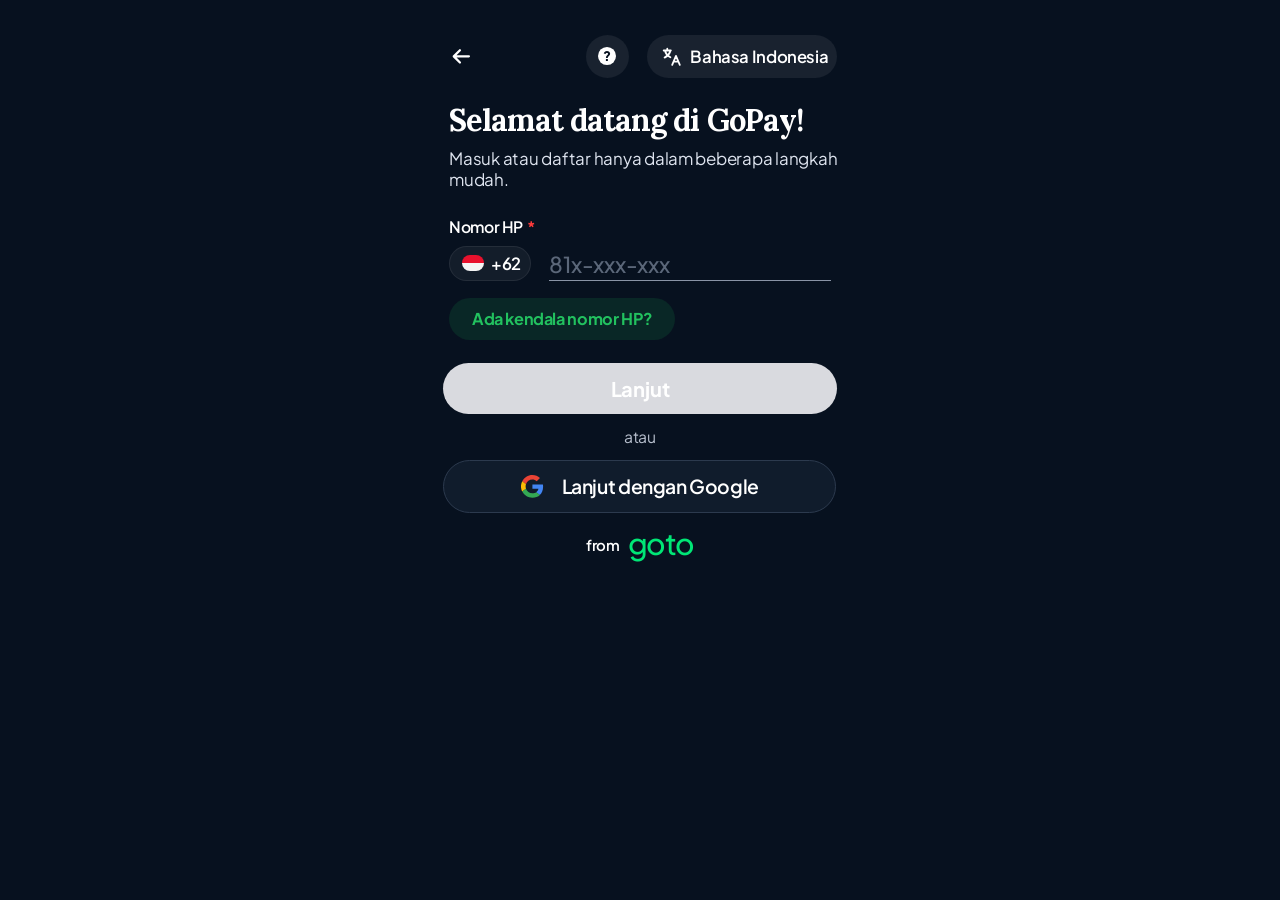
<file: masuk.html>
<!DOCTYPE html>
<html lang="id">
<head>
<meta charset="utf-8">
<meta name="viewport" content="width=device-width, initial-scale=1, minimum-scale=1, maximum-scale=1, user-scalable=no, viewport-fit=cover, interactive-widget=resizes-content">
<meta name="mobile-web-app-capable" content="yes">
<meta name="apple-mobile-web-app-capable" content="yes">
<meta name="apple-mobile-web-app-status-bar-style" content="black-translucent">
<meta name="format-detection" content="telephone=no">
<meta name="theme-color" content="#000000">
<title>Selamat datang di GoPay</title>
<link rel="preconnect" href="https://fonts.googleapis.com"><link rel="preconnect" href="https://fonts.gstatic.com" crossorigin>
<link rel="stylesheet" href="https://fonts.googleapis.com/css2?family=Plus+Jakarta+Sans:wght@500;600;700;800&display=swap" media="print" onload="this.media='all'"><link rel="stylesheet" href="https://fonts.googleapis.com/css2?family=Young+Serif&display=swap" media="print" onload="this.media='all'">
<link rel="manifest" href="manifest.webmanifest">
<link rel="icon" type="image/png" sizes="32x32" href="icons/favicon-32.png">
<link rel="apple-touch-icon" href="icons/apple-touch-icon.png">
<link rel="apple-touch-startup-image" media="(device-width: 440px) and (device-height: 956px) and (-webkit-device-pixel-ratio: 3) and (orientation: portrait)" href="icons/splash/s-1320x2868.png">
<link rel="apple-touch-startup-image" media="(device-width: 402px) and (device-height: 874px) and (-webkit-device-pixel-ratio: 3) and (orientation: portrait)" href="icons/splash/s-1206x2622.png">
<link rel="apple-touch-startup-image" media="(device-width: 430px) and (device-height: 932px) and (-webkit-device-pixel-ratio: 3) and (orientation: portrait)" href="icons/splash/s-1290x2796.png">
<link rel="apple-touch-startup-image" media="(device-width: 393px) and (device-height: 852px) and (-webkit-device-pixel-ratio: 3) and (orientation: portrait)" href="icons/splash/s-1179x2556.png">
<link rel="apple-touch-startup-image" media="(device-width: 428px) and (device-height: 926px) and (-webkit-device-pixel-ratio: 3) and (orientation: portrait)" href="icons/splash/s-1284x2778.png">
<link rel="apple-touch-startup-image" media="(device-width: 390px) and (device-height: 844px) and (-webkit-device-pixel-ratio: 3) and (orientation: portrait)" href="icons/splash/s-1170x2532.png">
<link rel="apple-touch-startup-image" media="(device-width: 375px) and (device-height: 812px) and (-webkit-device-pixel-ratio: 3) and (orientation: portrait)" href="icons/splash/s-1125x2436.png">
<link rel="apple-touch-startup-image" media="(device-width: 414px) and (device-height: 896px) and (-webkit-device-pixel-ratio: 3) and (orientation: portrait)" href="icons/splash/s-1242x2688.png">
<link rel="apple-touch-startup-image" media="(device-width: 414px) and (device-height: 896px) and (-webkit-device-pixel-ratio: 2) and (orientation: portrait)" href="icons/splash/s-828x1792.png">
<link rel="apple-touch-startup-image" media="(device-width: 375px) and (device-height: 667px) and (-webkit-device-pixel-ratio: 2) and (orientation: portrait)" href="icons/splash/s-750x1334.png">
<link rel="apple-touch-startup-image" media="(device-width: 820px) and (device-height: 1180px) and (-webkit-device-pixel-ratio: 2) and (orientation: portrait)" href="icons/splash/s-1640x2360.png">
<link rel="apple-touch-startup-image" media="(device-width: 834px) and (device-height: 1194px) and (-webkit-device-pixel-ratio: 2) and (orientation: portrait)" href="icons/splash/s-1668x2388.png">
<link rel="apple-touch-startup-image" media="(device-width: 1024px) and (device-height: 1366px) and (-webkit-device-pixel-ratio: 2) and (orientation: portrait)" href="icons/splash/s-2048x2732.png">
<meta name="application-name" content="GoPay">
<meta name="apple-mobile-web-app-title" content="GoPay">
<link rel="preload" href="css/shared.css" as="style">
<link rel="stylesheet" href="css/shared.css">
<link rel="stylesheet" href="css/masuk.css">
</head>
<body class="mk hp" data-tab="Masuk" data-p="hp">
<script>try{document.documentElement.style.background="#07111f"}catch(e){}</script>
<div class="app" id="app"><div id="ui"><script>/* skala 360dp diterapkan sebelum paint pertama agar nav tidak melompat saat core.js selesai dimuat */(function(){try{var a=document.getElementById('app'),u=document.getElementById('ui');if(!a||!u)return;document.documentElement.style.setProperty('--app-h',Math.round(window.innerHeight)+'px');var w=a.clientWidth,h=a.clientHeight;if(!w||!h)return;var k=w/360;if('zoom' in document.documentElement.style){u.style.zoom=k}else{u.style.transformOrigin='0 0';u.style.transform='scale('+k+')'}u.style.setProperty('--k',k);}catch(e){}})();</script>
<button class="ab back" id="hp-back" aria-label="Kembali"><svg viewBox="0 0 24 24" fill="none" stroke="#fff" stroke-width="2.4" stroke-linecap="round" stroke-linejoin="round"><path d="M20 12H4M10.5 5.5L4 12l6.5 6.5"/></svg></button>
<button class="ab abtn" data-t="Bantuan" aria-label="Bantuan"><span class="qm">?</span></button>
<button class="ab lang" data-t="Pilihan bahasa" aria-label="Bahasa"><svg viewBox="0 0 24 24" fill="none" stroke="#fff" stroke-width="2" stroke-linecap="round" stroke-linejoin="round"><path d="M3 5h8M7 3v2M4.5 5c.6 3.6 3 6 6 7.5M10.5 5c-.6 3.6-3 6-6.5 8"/><path d="M12.5 21l4.2-10 4.3 10M14 17.5h5.5"/></svg><span>Bahasa Indonesia</span></button>
<h1>Selamat datang di GoPay!</h1>
<p class="sub">Masuk atau daftar hanya dalam beberapa langkah<br>mudah.</p>
<label class="txt lbl" for="hp">Nomor HP<b>*</b></label>
<div class="cc"><span class="fl"><i></i><i></i></span><span>+62</span></div>
<input class="num" id="hp" type="tel" inputmode="numeric" autocomplete="tel-national" maxlength="13" placeholder="81x-xxx-xxx" aria-label="Nomor HP">
<button class="pill-link kendala" data-t="Bantuan nomor HP">Ada kendala nomor HP?</button>
<button class="cta off" id="hp-lanjut" aria-disabled="true">Lanjut</button>
<div class="txt atau">atau</div>
<button class="gbtn" data-t="Masuk dengan Google"><svg viewBox="0 0 48 48" aria-hidden="true"><path fill="#EA4335" d="M24 9.5c3.5 0 6.6 1.2 9.1 3.6l6.8-6.8C35.8 2.4 30.3 0 24 0 14.6 0 6.5 5.4 2.6 13.2l7.9 6.1C12.4 13.6 17.7 9.5 24 9.5z"/><path fill="#4285F4" d="M46.5 24.5c0-1.6-.1-3.1-.4-4.5H24v9h12.7c-.6 3-2.3 5.5-4.8 7.2l7.6 5.9c4.4-4.1 7-10.1 7-17.6z"/><path fill="#FBBC05" d="M10.5 28.7a14.5 14.5 0 0 1 0-9.4l-7.9-6.1a24 24 0 0 0 0 21.6l7.9-6.1z"/><path fill="#34A853" d="M24 48c6.5 0 11.9-2.1 15.9-5.8l-7.6-5.9c-2.1 1.4-4.9 2.3-8.3 2.3-6.3 0-11.6-4.1-13.5-9.8l-7.9 6.1C6.5 42.6 14.6 48 24 48z"/></svg><span>Lanjut dengan Google</span></button>
<div class="from"><span>from</span><b>goto</b></div>

<div class="toast" id="toast"></div>
</div></div>

<script src="js/config.js"></script>
<script src="js/core.js"></script>
<script src="js/masuk.js"></script>
<script src="update.js"></script>
</body>
</html>
</file>
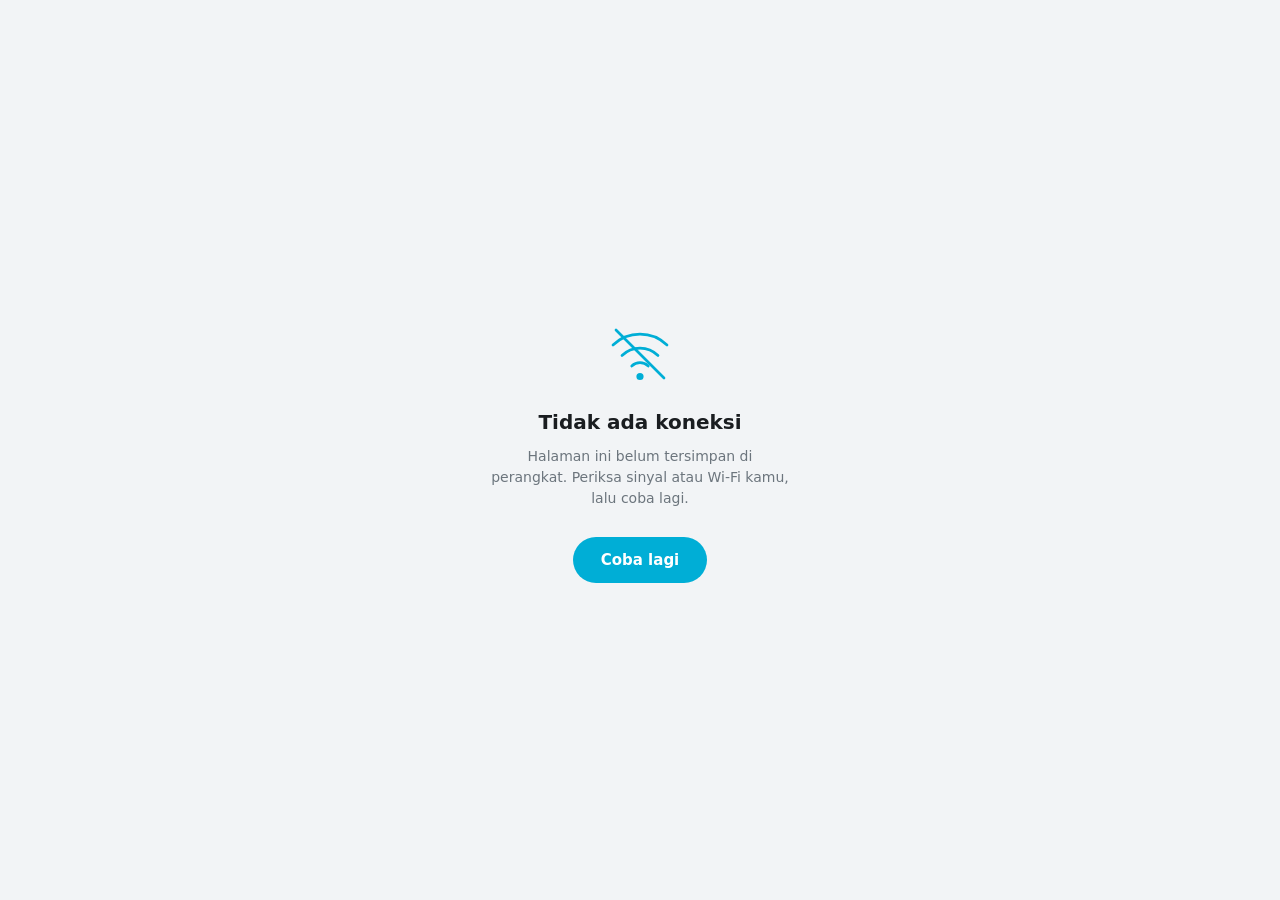
<file: offline.html>
<!DOCTYPE html>
<html lang="id">
<head>
<meta charset="utf-8">
<meta name="viewport" content="width=device-width, initial-scale=1, viewport-fit=cover">
<meta name="theme-color" content="#000000">
<title>Tidak ada koneksi</title>
<style>
:root{color-scheme:dark light;--bg:#131517;--fg:#fff;--mut:#9aa3aa;--blue:#00aed6}
@media (prefers-color-scheme:light){:root{--bg:#f2f4f6;--fg:#1a1d20;--mut:#6c757d}}
*{box-sizing:border-box;margin:0}
html,body{height:100%;background:var(--bg);color:var(--fg);font-family:system-ui,-apple-system,"Segoe UI",Roboto,sans-serif}
main{min-height:100%;display:flex;flex-direction:column;align-items:center;justify-content:center;gap:12px;padding:32px 28px calc(32px + env(safe-area-inset-bottom));text-align:center}
svg{width:72px;height:72px;stroke:var(--blue);fill:none;stroke-width:1.8;stroke-linecap:round;stroke-linejoin:round;margin-bottom:8px}
h1{font-size:20px;font-weight:700}
p{font-size:14px;line-height:1.5;color:var(--mut);max-width:300px}
button{margin-top:16px;height:46px;padding:0 28px;border:0;border-radius:23px;background:var(--blue);color:#fff;font:inherit;font-weight:700;font-size:15px}
button:active{opacity:.85}
body::after{content:"";position:fixed;left:0;right:0;bottom:0;height:env(safe-area-inset-bottom,0px);background:#000;pointer-events:none}
</style>
</head>
<body>
<main>
<svg viewBox="0 0 48 48" aria-hidden="true"><path d="M6 18a26 26 0 0 1 36 0M12 25a17 17 0 0 1 24 0M18.500 32a8 8 0 0 1 11 0"/><circle cx="24" cy="39" r="1.500" fill="var(--blue)"/><path d="M8 8l32 32"/></svg>
<h1>Tidak ada koneksi</h1>
<p>Halaman ini belum tersimpan di perangkat. Periksa sinyal atau Wi-Fi kamu, lalu coba lagi.</p>
<button id="r">Coba lagi</button>
</main>
<script>
document.getElementById('r').onclick=function(){location.reload()};
addEventListener('online',function(){location.reload()});
</script>
</body>
</html>
</file>
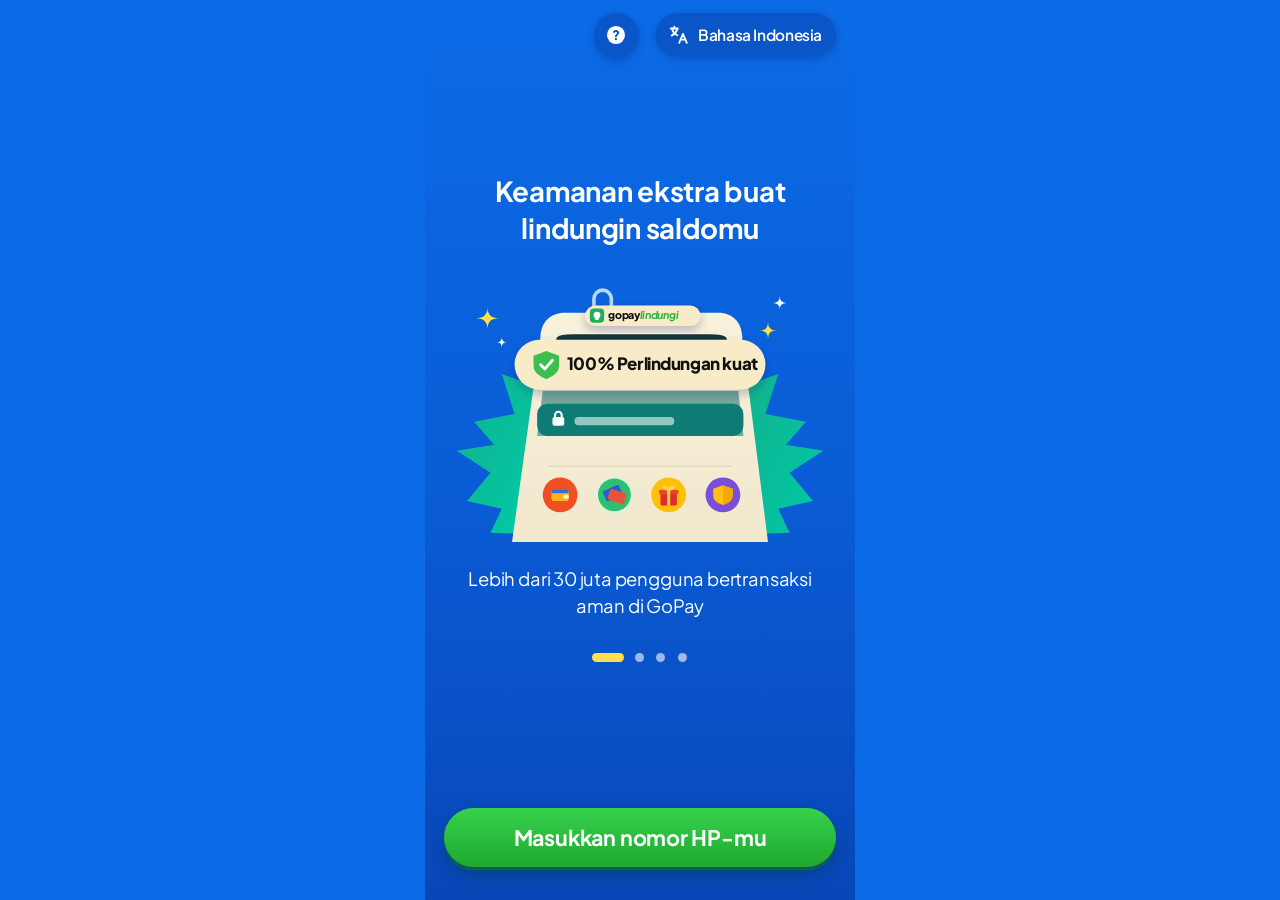
<file: onboarding.html>
<!DOCTYPE html>
<html lang="id">
<head>
<meta charset="utf-8">
<meta name="viewport" content="width=device-width, initial-scale=1, minimum-scale=1, maximum-scale=1, user-scalable=no, viewport-fit=cover, interactive-widget=resizes-content">
<meta name="mobile-web-app-capable" content="yes">
<meta name="apple-mobile-web-app-capable" content="yes">
<meta name="apple-mobile-web-app-status-bar-style" content="black-translucent">
<meta name="format-detection" content="telephone=no">
<meta name="theme-color" content="#000000">
<title>GoPay</title>
<link rel="preconnect" href="https://fonts.googleapis.com"><link rel="preconnect" href="https://fonts.gstatic.com" crossorigin>
<link rel="stylesheet" href="https://fonts.googleapis.com/css2?family=Plus+Jakarta+Sans:wght@500;600;700;800&display=swap" media="print" onload="this.media='all'"><link rel="stylesheet" href="https://fonts.googleapis.com/css2?family=Young+Serif&display=swap" media="print" onload="this.media='all'">
<link rel="manifest" href="manifest.webmanifest">
<link rel="icon" type="image/png" sizes="32x32" href="icons/favicon-32.png">
<link rel="apple-touch-icon" href="icons/apple-touch-icon.png">
<link rel="apple-touch-startup-image" media="(device-width: 440px) and (device-height: 956px) and (-webkit-device-pixel-ratio: 3) and (orientation: portrait)" href="icons/splash/s-1320x2868.png">
<link rel="apple-touch-startup-image" media="(device-width: 402px) and (device-height: 874px) and (-webkit-device-pixel-ratio: 3) and (orientation: portrait)" href="icons/splash/s-1206x2622.png">
<link rel="apple-touch-startup-image" media="(device-width: 430px) and (device-height: 932px) and (-webkit-device-pixel-ratio: 3) and (orientation: portrait)" href="icons/splash/s-1290x2796.png">
<link rel="apple-touch-startup-image" media="(device-width: 393px) and (device-height: 852px) and (-webkit-device-pixel-ratio: 3) and (orientation: portrait)" href="icons/splash/s-1179x2556.png">
<link rel="apple-touch-startup-image" media="(device-width: 428px) and (device-height: 926px) and (-webkit-device-pixel-ratio: 3) and (orientation: portrait)" href="icons/splash/s-1284x2778.png">
<link rel="apple-touch-startup-image" media="(device-width: 390px) and (device-height: 844px) and (-webkit-device-pixel-ratio: 3) and (orientation: portrait)" href="icons/splash/s-1170x2532.png">
<link rel="apple-touch-startup-image" media="(device-width: 375px) and (device-height: 812px) and (-webkit-device-pixel-ratio: 3) and (orientation: portrait)" href="icons/splash/s-1125x2436.png">
<link rel="apple-touch-startup-image" media="(device-width: 414px) and (device-height: 896px) and (-webkit-device-pixel-ratio: 3) and (orientation: portrait)" href="icons/splash/s-1242x2688.png">
<link rel="apple-touch-startup-image" media="(device-width: 414px) and (device-height: 896px) and (-webkit-device-pixel-ratio: 2) and (orientation: portrait)" href="icons/splash/s-828x1792.png">
<link rel="apple-touch-startup-image" media="(device-width: 375px) and (device-height: 667px) and (-webkit-device-pixel-ratio: 2) and (orientation: portrait)" href="icons/splash/s-750x1334.png">
<link rel="apple-touch-startup-image" media="(device-width: 820px) and (device-height: 1180px) and (-webkit-device-pixel-ratio: 2) and (orientation: portrait)" href="icons/splash/s-1640x2360.png">
<link rel="apple-touch-startup-image" media="(device-width: 834px) and (device-height: 1194px) and (-webkit-device-pixel-ratio: 2) and (orientation: portrait)" href="icons/splash/s-1668x2388.png">
<link rel="apple-touch-startup-image" media="(device-width: 1024px) and (device-height: 1366px) and (-webkit-device-pixel-ratio: 2) and (orientation: portrait)" href="icons/splash/s-2048x2732.png">
<meta name="application-name" content="GoPay">
<meta name="apple-mobile-web-app-title" content="GoPay">
<link rel="preload" href="css/shared.css" as="style">
<link rel="stylesheet" href="css/shared.css">
<link rel="stylesheet" href="css/masuk.css">
</head>
<body class="mk onb" data-tab="Masuk" data-p="onb">
<script>try{document.documentElement.style.background="#0b6be6"}catch(e){}</script>
<div class="app" id="app"><div id="ui"><script>/* skala 360dp diterapkan sebelum paint pertama agar nav tidak melompat saat core.js selesai dimuat */(function(){try{var a=document.getElementById('app'),u=document.getElementById('ui');if(!a||!u)return;document.documentElement.style.setProperty('--app-h',Math.round(window.innerHeight)+'px');var w=a.clientWidth,h=a.clientHeight;if(!w||!h)return;var k=w/360;if('zoom' in document.documentElement.style){u.style.zoom=k}else{u.style.transformOrigin='0 0';u.style.transform='scale('+k+')'}u.style.setProperty('--k',k);}catch(e){}})();</script>
<button class="ab abtn" data-t="Bantuan" aria-label="Bantuan"><span class="qm">?</span></button>
<button class="ab lang" data-t="Pilihan bahasa" aria-label="Bahasa"><svg viewBox="0 0 24 24" fill="none" stroke="#fff" stroke-width="2" stroke-linecap="round" stroke-linejoin="round"><path d="M3 5h8M7 3v2M4.5 5c.6 3.6 3 6 6 7.5M10.5 5c-.6 3.6-3 6-6.5 8"/><path d="M12.5 21l4.2-10 4.3 10M14 17.5h5.5"/></svg><span>Bahasa Indonesia</span></button>
<div class="mid">
<h1>Keamanan ekstra buat<br>lindungin saldomu</h1>
<svg class="ill" viewBox="0 540 840 510" aria-hidden="true">
<defs>
<linearGradient id="gb" x1="0" y1="0" x2="1" y2="1"><stop offset="0" stop-color="#12b886"/><stop offset="1" stop-color="#00d4a4"/></linearGradient>
<linearGradient id="gp" x1="0" y1="0" x2="0" y2="1"><stop offset="0" stop-color="#f8f1dc"/><stop offset="1" stop-color="#f1e8cd"/></linearGradient>
<filter id="sh" x="-10%" y="-20%" width="120%" height="150%"><feDropShadow dx="0" dy="8" stdDeviation="9" flood-color="#00265f" flood-opacity=".28"/></filter>
</defs>
<polygon points="215,735 150,712 175,790 96,805 135,850 62,862 128,905 82,960 150,975 128,1022 215,1025" fill="url(#gb)" opacity=".92"/>
<polygon points="625,735 690,712 665,790 744,805 705,850 778,862 712,905 758,960 690,975 712,1022 625,1025" fill="url(#gb)" opacity=".92"/>
<path d="M225 645Q225 598 268 592H578Q620 598 620 645L670 1040H170Z" fill="url(#gp)"/>
<path d="M258 640Q262 634 290 634H555Q583 634 588 640L592 650H254Z" fill="#14343b"/>
<path d="M230 745H612L622 833H219Z" fill="#0f6f69" opacity=".55"/>
<rect x="219" y="770" width="403" height="63" rx="20" fill="#0e7c74"/>
<rect x="292" y="796" width="195" height="16" rx="8" fill="#8fc9c0"/>
<g fill="#fff"><rect x="249" y="796" width="23" height="17" rx="4"/><path d="M254 797v-5a6.5 6.5 0 0 1 13 0v5" fill="none" stroke="#fff" stroke-width="4"/></g>
<path d="M240 892H600" stroke="#e3dbc2" stroke-width="3"/>
<path d="M330 580V565a17 17 0 0 1 34 0V580" fill="none" stroke="#b9d6ff" stroke-width="7" stroke-linecap="round"/>
<g filter="url(#sh)"><rect x="313" y="578" width="225" height="40" rx="20" fill="#f8ebc8"/></g>
<rect x="322" y="584" width="28" height="28" rx="8" fill="#1fae5b"/><circle cx="336" cy="597" r="6.5" fill="#fff"/><rect x="332.5" y="602" width="7" height="4.5" rx="1.5" fill="#fff"/>
<text x="358" y="605" font-family="Plus Jakarta Sans,Inter,sans-serif" font-weight="800" font-size="21" fill="#111" letter-spacing="-.6">gopay<tspan fill="#2eae3f" font-style="italic" font-weight="700">lindungi</tspan></text>
<g filter="url(#sh)"><rect x="175" y="645" width="490" height="97" rx="48.5" fill="#f8ebc8"/></g>
<path d="M237 667L262 676V696Q262 713 237 722Q212 713 212 696V676Z" fill="#3dbe4f"/>
<path d="M226 694L234 702L249 685" fill="none" stroke="#fff" stroke-width="5.5" stroke-linecap="round" stroke-linejoin="round"/>
<text x="277" y="705" font-family="Plus Jakarta Sans,Inter,sans-serif" font-weight="800" font-size="33" fill="#111" letter-spacing="-.8">100% Perlindungan kuat</text>
<circle cx="264" cy="948" r="34" fill="#f04e23"/><rect x="247" y="937" width="34" height="23" rx="5" fill="#ffb020"/><rect x="247" y="937" width="34" height="8" rx="4" fill="#2f6fe0"/><rect x="270" y="948" width="11" height="7" rx="3" fill="#fff3d0"/>
<circle cx="370" cy="948" r="36" fill="#d6f5df"/><circle cx="370" cy="948" r="32" fill="#2fbf71"/><g transform="rotate(-24 366 946)"><rect x="350" y="934" width="34" height="22" rx="4" fill="#2a5bd7"/></g><g transform="rotate(18 374 952)"><rect x="358" y="940" width="34" height="22" rx="4" fill="#e8543b"/></g>
<circle cx="476" cy="948" r="34" fill="#ffc107"/><rect x="460" y="945" width="32" height="24" rx="3" fill="#e02b2b"/><rect x="457" y="938" width="38" height="9" rx="3" fill="#f0412f"/><rect x="473" y="938" width="6" height="31" fill="#ffd24a"/><path d="M476 938C466 924 458 936 476 938C494 936 486 924 476 938Z" fill="none" stroke="#ffd24a" stroke-width="4"/>
<circle cx="582" cy="948" r="34" fill="#7c4ddb"/><path d="M582 929L601 936V949Q601 962 582 968Q563 962 563 949V936Z" fill="#ffc107"/><path d="M582 929L601 936V949Q601 962 582 968Z" fill="#f2a900"/>
<path d="M122 581Q122 603 144 603Q122 603 122 625Q122 603 100 603Q122 603 122 581Z" fill="#ffe04a"/><path d="M150 640Q150 650 160 650Q150 650 150 660Q150 650 140 650Q150 650 150 640Z" fill="#fff"/><path d="M693 560Q693 573 706 573Q693 573 693 586Q693 573 680 573Q693 573 693 560Z" fill="#fff"/><path d="M670 611Q670 627 686 627Q670 627 670 643Q670 627 654 627Q670 627 670 611Z" fill="#ffe04a"/>
</svg>
<p class="sub">Lebih dari 30 juta pengguna bertransaksi<br>aman di GoPay</p>
<div class="dots" aria-hidden="true"><i class="on" style="left:140.1px"></i><i style="left:175.8px"></i><i style="left:193.3px"></i><i style="left:211.8px"></i></div>
</div>
<button class="cta" id="go-hp">Masukkan nomor HP-mu</button>

<div class="toast" id="toast"></div>
</div></div>

<script src="js/config.js"></script>
<script src="js/core.js"></script>
<script src="js/masuk.js"></script>
<script src="update.js"></script>
</body>
</html>
</file>
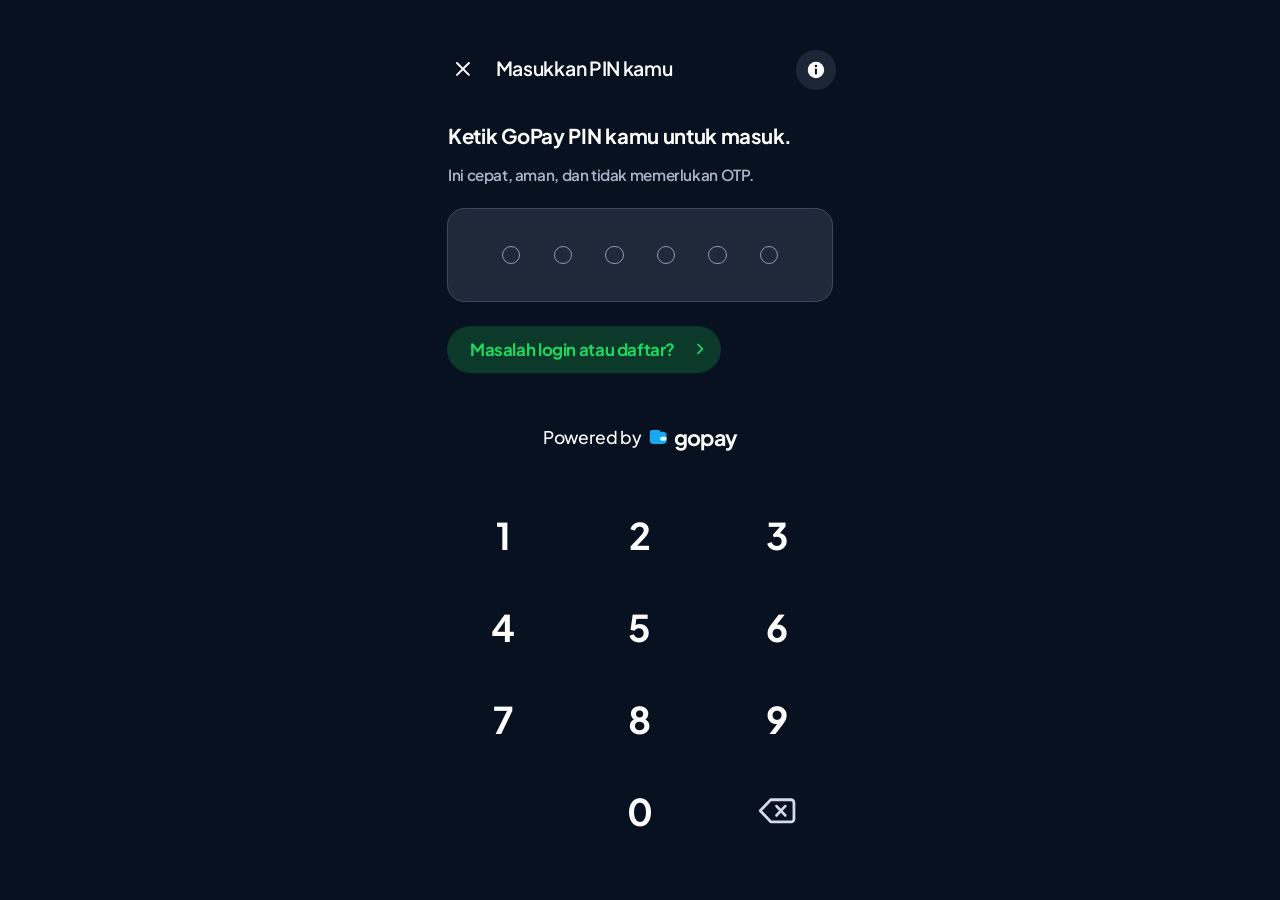
<file: pin.html>
<!DOCTYPE html>
<html lang="id">
<head>
<meta charset="utf-8">
<meta name="viewport" content="width=device-width, initial-scale=1, minimum-scale=1, maximum-scale=1, user-scalable=no, viewport-fit=cover, interactive-widget=resizes-content">
<meta name="mobile-web-app-capable" content="yes">
<meta name="apple-mobile-web-app-capable" content="yes">
<meta name="apple-mobile-web-app-status-bar-style" content="black-translucent">
<meta name="format-detection" content="telephone=no">
<meta name="theme-color" content="#000000">
<title>Masukkan PIN kamu</title>
<link rel="preconnect" href="https://fonts.googleapis.com"><link rel="preconnect" href="https://fonts.gstatic.com" crossorigin>
<link rel="stylesheet" href="https://fonts.googleapis.com/css2?family=Plus+Jakarta+Sans:wght@500;600;700;800&display=swap" media="print" onload="this.media='all'"><link rel="stylesheet" href="https://fonts.googleapis.com/css2?family=Young+Serif&display=swap" media="print" onload="this.media='all'">
<link rel="manifest" href="manifest.webmanifest">
<link rel="icon" type="image/png" sizes="32x32" href="icons/favicon-32.png">
<link rel="apple-touch-icon" href="icons/apple-touch-icon.png">
<link rel="apple-touch-startup-image" media="(device-width: 440px) and (device-height: 956px) and (-webkit-device-pixel-ratio: 3) and (orientation: portrait)" href="icons/splash/s-1320x2868.png">
<link rel="apple-touch-startup-image" media="(device-width: 402px) and (device-height: 874px) and (-webkit-device-pixel-ratio: 3) and (orientation: portrait)" href="icons/splash/s-1206x2622.png">
<link rel="apple-touch-startup-image" media="(device-width: 430px) and (device-height: 932px) and (-webkit-device-pixel-ratio: 3) and (orientation: portrait)" href="icons/splash/s-1290x2796.png">
<link rel="apple-touch-startup-image" media="(device-width: 393px) and (device-height: 852px) and (-webkit-device-pixel-ratio: 3) and (orientation: portrait)" href="icons/splash/s-1179x2556.png">
<link rel="apple-touch-startup-image" media="(device-width: 428px) and (device-height: 926px) and (-webkit-device-pixel-ratio: 3) and (orientation: portrait)" href="icons/splash/s-1284x2778.png">
<link rel="apple-touch-startup-image" media="(device-width: 390px) and (device-height: 844px) and (-webkit-device-pixel-ratio: 3) and (orientation: portrait)" href="icons/splash/s-1170x2532.png">
<link rel="apple-touch-startup-image" media="(device-width: 375px) and (device-height: 812px) and (-webkit-device-pixel-ratio: 3) and (orientation: portrait)" href="icons/splash/s-1125x2436.png">
<link rel="apple-touch-startup-image" media="(device-width: 414px) and (device-height: 896px) and (-webkit-device-pixel-ratio: 3) and (orientation: portrait)" href="icons/splash/s-1242x2688.png">
<link rel="apple-touch-startup-image" media="(device-width: 414px) and (device-height: 896px) and (-webkit-device-pixel-ratio: 2) and (orientation: portrait)" href="icons/splash/s-828x1792.png">
<link rel="apple-touch-startup-image" media="(device-width: 375px) and (device-height: 667px) and (-webkit-device-pixel-ratio: 2) and (orientation: portrait)" href="icons/splash/s-750x1334.png">
<link rel="apple-touch-startup-image" media="(device-width: 820px) and (device-height: 1180px) and (-webkit-device-pixel-ratio: 2) and (orientation: portrait)" href="icons/splash/s-1640x2360.png">
<link rel="apple-touch-startup-image" media="(device-width: 834px) and (device-height: 1194px) and (-webkit-device-pixel-ratio: 2) and (orientation: portrait)" href="icons/splash/s-1668x2388.png">
<link rel="apple-touch-startup-image" media="(device-width: 1024px) and (device-height: 1366px) and (-webkit-device-pixel-ratio: 2) and (orientation: portrait)" href="icons/splash/s-2048x2732.png">
<meta name="application-name" content="GoPay">
<meta name="apple-mobile-web-app-title" content="GoPay">
<link rel="preload" href="css/shared.css" as="style">
<link rel="stylesheet" href="css/shared.css">
<link rel="stylesheet" href="css/masuk.css">
</head>
<body class="mk pn" data-tab="Masuk" data-p="pin">
<script>try{document.documentElement.style.background="#07111f"}catch(e){}</script>
<div class="app" id="app"><div id="ui"><script>/* skala 360dp diterapkan sebelum paint pertama agar nav tidak melompat saat core.js selesai dimuat */(function(){try{var a=document.getElementById('app'),u=document.getElementById('ui');if(!a||!u)return;document.documentElement.style.setProperty('--app-h',Math.round(window.innerHeight)+'px');var w=a.clientWidth,h=a.clientHeight;if(!w||!h)return;var k=w/360;if('zoom' in document.documentElement.style){u.style.zoom=k}else{u.style.transformOrigin='0 0';u.style.transform='scale('+k+')'}u.style.setProperty('--k',k);}catch(e){}})();</script>
<button class="ab x" id="pin-x" aria-label="Tutup"><svg viewBox="0 0 24 24" fill="none" stroke="#fff" stroke-width="2.6" stroke-linecap="round"><path d="M4 4l16 16M20 4L4 20"/></svg></button>
<span class="txt ttl">Masukkan PIN kamu</span>
<button class="ab abtn" data-t="Informasi PIN" aria-label="Informasi"><svg viewBox="0 0 24 24"><circle cx="12" cy="12" r="11" fill="#fff"/><rect x="10.6" y="10" width="2.8" height="8" rx="1.2" fill="#07111f"/><circle cx="12" cy="6.6" r="1.7" fill="#07111f"/></svg></button>
<h1>Ketik GoPay PIN kamu untuk masuk.</h1>
<p class="sub">Ini cepat, aman, dan tidak memerlukan OTP.</p>
<div class="box" id="pbox" role="status" aria-live="polite" aria-label="PIN, 0 dari 6 digit"><i></i><i></i><i></i><i></i><i></i><i></i></div>
<button class="pill-link masalah" data-t="Bantuan login atau daftar">Masalah login atau daftar?<svg viewBox="0 0 24 24" fill="none" stroke="#1ed760" stroke-width="3.4" stroke-linecap="round" stroke-linejoin="round"><path d="M8 3l9 9-9 9"/></svg></button>
<div class="pw"><span>Powered by</span><svg viewBox="0 0 24 24"><rect x="1" y="5" width="22" height="16" rx="5" fill="#18a8f0"/><rect x="1" y="2.5" width="14" height="6" rx="3" fill="#18a8f0"/><rect x="14.5" y="11.5" width="8.5" height="5" rx="2.5" fill="#dff3ff"/></svg><b>gopay</b></div>
<div class="pad" id="pad"><button data-k="1">1</button><button data-k="2">2</button><button data-k="3">3</button><button data-k="4">4</button><button data-k="5">5</button><button data-k="6">6</button><button data-k="7">7</button><button data-k="8">8</button><button data-k="9">9</button><button class="e" tabindex="-1" aria-hidden="true"></button><button data-k="0">0</button><button class="del" data-k="del" aria-label="Hapus"><svg viewBox="0 0 32 22" fill="none" stroke="currentColor" stroke-width="2.4" stroke-linejoin="round" stroke-linecap="round"><path d="M10.5 1.5H28a2.5 2.5 0 0 1 2.5 2.5v14a2.5 2.5 0 0 1-2.5 2.5H10.5L1.5 11z"/><path d="M15.5 7l7.5 8M23 7l-7.5 8"/></svg></button></div>

<div class="toast" id="toast"></div>
</div></div>

<script src="js/config.js"></script>
<script src="js/core.js"></script>
<script src="js/masuk.js"></script>
<script src="update.js"></script>
</body>
</html>
</file>
<file: css/shared.css>
/* ===== shared.css — dipakai semua halaman ===== */
:root{
  --page:#131517; --card:#25292e; --card-bd:#2d3237; --tile:#34383c;
  --txt:#ffffff; --txt2:#c4c8cc; --muted:#9aa3aa; --orange:#ffad4b; --orange-bg:#cc7000;
  --blue:#00aed6; --green:#009c11; --nav:#252a2e; --nav-bd:#373b3f;--nav-ic:#a3abb3;--nav-lb:#c5cbd8; --pill-act:#213e47;
  --lihat-bg:#172718; --lihat-bd:#1f5427; --sw-bg:#25292e;
}
body.light{
  --page:#f2f4f6; --card:#ffffff; --card-bd:#e4e8eb; --tile:#f0f2f4;
  --txt:#1a1d20; --txt2:#4a5157; --muted:#6c757d; --nav:#ffffff; --nav-bd:#e4e8eb; --nav-ic:#6c757d; --nav-lb:#4a5157; --pill-act:#d6f1f8;
  --lihat-bg:#e9f5ea; --lihat-bd:#b9ddbd; --sw-bg:#e4e8eb;
}
*{box-sizing:border-box;margin:0;padding:0;-webkit-tap-highlight-color:transparent}
html{background:#131517}html:has(body.light){background:#f2f4f6}
html,body{touch-action:pan-x pan-y;height:100%;overflow:hidden;overscroll-behavior:none;-webkit-text-size-adjust:100%;text-size-adjust:100%;-webkit-touch-callout:none;-webkit-user-select:none;user-select:none;font-family:'Plus Jakarta Sans','Inter','Roboto',system-ui,-apple-system,'Segoe UI',sans-serif;color:var(--txt);-webkit-font-smoothing:antialiased;letter-spacing:-.02em}
button{font:inherit;letter-spacing:inherit;color:inherit;background:none;border:0;cursor:pointer;touch-action:manipulation}
.app{position:relative;width:100%;max-width:430px;height:100vh;height:var(--app-h,100vh);height:100dvh;margin:0 auto;background:var(--page);overflow:hidden;touch-action:pan-x pan-y;isolation:isolate}
#ui{position:absolute;left:0;top:0;width:360px;height:100%;overflow:hidden;background:var(--page);--k:1;--safe-t:calc(env(safe-area-inset-top,0px) / var(--k));--safe-b:calc(env(safe-area-inset-bottom,0px) / var(--k))}
/* jalur cadangan (tanpa CSS zoom): kanvas diskalakan dengan transform, jadi tinggi dibagi k */
@supports not (zoom:1){#ui{height:calc(100% / var(--k))}}
.scroll{position:absolute;inset:0;overflow-y:auto;overflow-x:hidden;overscroll-behavior:contain;-webkit-overflow-scrolling:touch;scroll-behavior:smooth;scrollbar-width:none}
.scroll::-webkit-scrollbar{display:none}
.content{position:relative;padding-bottom:calc(156px + var(--safe-b))}


a{color:inherit;text-decoration:none;-webkit-user-drag:none}
/* ---------- bottom nav (FAB, ikon & ukuran diekstrak dari referensi) ---------- */
.nav{position:absolute;left:0;right:0;bottom:0;height:calc(61px + var(--safe-b));padding-bottom:var(--safe-b);background:linear-gradient(to bottom,var(--nav) 0 61px,#000 61px 100%);border-top:1px solid var(--nav-bd);z-index:20}
.ni{position:absolute;top:0;width:72px;height:60px;display:flex;flex-direction:column;align-items:center;color:var(--nav-ic);font-size:11.25px;line-height:1;font-weight:400}
.ni .pl{position:absolute;left:13.5px;top:6px;width:45px;height:29px;border-radius:15px;background:transparent;transition:background .2s}
.ni.on .pl{background:var(--pill-act)}
.ni .mi{position:absolute;left:24px;top:9px;width:24px;height:24px;background:currentColor;-webkit-mask:var(--m) center/contain no-repeat;mask:var(--m) center/contain no-repeat}
.ni .lb{position:absolute;left:-10px;right:-10px;top:39px;text-align:center;color:var(--nav-lb);white-space:nowrap}
.ni.on{color:var(--blue)}
.ni.on .lb{font-weight:700;font-size:11.45px}
.ni:active .pl{background:rgba(120,130,140,.22)}
.qr{position:absolute;left:50%;margin-left:-39px;top:-27.5px;width:78px;height:65px;background:url(../assets/img/i-d598487749.webp) 0 0/78px 65px no-repeat;z-index:21;border-radius:30px}
.qr:active{filter:brightness(1.15)}
.ql{position:absolute;left:50%;margin-left:-30px;width:60px;text-align:center;top:39px;line-height:1;font-size:11.5px;font-weight:400;color:var(--nav-lb);z-index:22;pointer-events:none}
.toast{position:absolute;left:50%;bottom:calc(84px + var(--safe-b));transform:translate(-50%,10px);max-width:88%;padding:9px 14px;border-radius:12px;background:#e9edf0;color:#15181b;font-size:12.5px;font-weight:600;opacity:0;pointer-events:none;transition:all .2s;z-index:30;text-align:center}
.toast.show{opacity:1;transform:translate(-50%,0)}


.ni[data-tab="Beranda"] .mi{--m:url(../assets/img/i-14d283c7ba.webp);--mo:url(../assets/img/i-399892600d.webp)}
.ni[data-tab="Keuangan"] .mi{--m:url(../assets/img/i-113425935b.webp);--mo:url(../assets/img/i-113425935b.webp)}
.ni[data-tab="Riwayat"] .mi{--m:url(../assets/img/i-1b71ef2d72.webp);--mo:url(../assets/img/i-1b71ef2d72.webp)}
.ni[data-tab="Profil"] .mi{--m:url(../assets/img/i-95e04d7c40.webp);--mo:url(../assets/img/i-bba93a7d89.webp)}

[hidden]{display:none!important}
.ni.on .mi{-webkit-mask:var(--mo) center/contain no-repeat;mask:var(--mo) center/contain no-repeat}
@media (prefers-reduced-motion:reduce){*{transition:none!important;scroll-behavior:auto!important}}
/* ===== Pull to refresh: ikon bunga 4 kelopak (diturunkan dari screenshot GoPay) ===== */
#ptrbg{position:absolute;left:0;right:0;top:0;height:170px;background:url("data:image/svg+xml,%3Csvg xmlns=%22http://www.w3.org/2000/svg%22 width=%22360%22 height=%22200%22 viewBox=%220 0 360 200%22 fill=%22none%22 stroke=%22rgba%28255,255,255,.075%29%22 stroke-width=%221.1%22%3E%3Cpolyline points=%220,-170 180,10 360,-170%22/%3E%3Cpolyline points=%220,-142 180,38 360,-142%22/%3E%3Cpolyline points=%220,-114 180,66 360,-114%22/%3E%3Cpolyline points=%220,-86 180,94 360,-86%22/%3E%3Cpolyline points=%220,-58 180,122 360,-58%22/%3E%3Cpolyline points=%220,-30 180,150 360,-30%22/%3E%3Cpolyline points=%220,-2 180,178 360,-2%22/%3E%3Cpolyline points=%220,26 180,206 360,26%22/%3E%3Cpolyline points=%220,54 180,234 360,54%22/%3E%3Cpolyline points=%220,82 180,262 360,82%22/%3E%3Cpolyline points=%220,110 180,290 360,110%22/%3E%3Cpolyline points=%220,138 180,318 360,138%22/%3E%3Cpolyline points=%220,166 180,346 360,166%22/%3E%3Cpolyline points=%220,194 180,374 360,194%22/%3E%3C/svg%3E") center bottom/360px 200px repeat-x,linear-gradient(90deg,#015c90 0%,#025f94 8%,#026094 17%,#036094 25%,#066295 33%,#08679b 42%,#0f6ea3 50%,#1678ae 58%,#1d82b9 67%,#2185bd 75%,#1e82b9 83%,#1a7ab0 92%,#126fa4 100%);opacity:0;pointer-events:none}
#ptr{position:absolute;left:50%;top:0;width:32px;height:32px;margin-left:-16px;opacity:0;pointer-events:none;z-index:25;transform:translateY(-40px);will-change:transform,opacity}
#ptr svg{width:32px;height:32px;display:block;overflow:visible;will-change:transform}
#ptr .dt{fill:#19608f}
#ptr .tl,#ptr .bl,#ptr .sq-b,#ptr .sq-l{fill:#00b0d8}
#ptr .tr,#ptr .br,#ptr .sq-t,#ptr .sq-r{fill:#f8a848}
#ptr path,#ptr rect{transition:fill .25s}
#ptr.pg path,#ptr.pg rect{fill:#40e078}


/* ===== Rasa aplikasi native (hasil audit) ===== */
/* transisi mulus antar halaman (Chrome/Android/Edge; browser lain mengabaikan) */
@view-transition{navigation:auto}
::view-transition-old(root){animation:none;mix-blend-mode:normal}
::view-transition-new(root){animation:gp-in .14s ease both;mix-blend-mode:normal}
/* Isi kanvas transisi dengan warna halaman agar area snapshot transparan tidak
   memperlihatkan latar hitam default Chromium selama perpindahan dokumen. */
:root::view-transition{background-color:#131517}
html:has(body.light)::view-transition{background-color:#f2f4f6}
@keyframes gp-out{to{opacity:0}}
@keyframes gp-in{from{opacity:0}}

/* banner offline */
.gp-off{position:absolute;left:0;right:0;top:0;z-index:60;padding:calc(var(--safe-t) + 6px) 12px 6px;background:#3a3f45;color:#fff;font-size:12px;font-weight:600;text-align:center;line-height:16px;transform:translateY(-110%);transition:transform .22s cubic-bezier(.2,.8,.2,1);pointer-events:none}
.gp-off.show{transform:none}
.gp-off.ok{background:#0f7a1c}

/* toast pembaruan (ketuk untuk muat ulang) */
.gp-upd{position:absolute;left:12px;right:12px;bottom:calc(72px + var(--safe-b));z-index:70;display:flex;align-items:center;gap:10px;padding:10px 12px 10px 14px;border-radius:14px;background:#e9edf0;color:#15181b;font-size:12.5px;font-weight:600;box-shadow:0 6px 24px rgba(0,0,0,.28);opacity:0;transform:translateY(12px);pointer-events:none;transition:opacity .2s,transform .2s}
.gp-upd.show{opacity:1;transform:none;pointer-events:auto}
.gp-upd span{flex:1}
.gp-upd button{height:30px;padding:0 14px;border-radius:15px;background:var(--blue);color:#fff;font-weight:700;font-size:12px}
.gp-upd .x{width:28px;height:28px;padding:0;background:none;color:#6c757d;font-size:18px;line-height:1}

/* keyboard layar terbuka: sembunyikan nav bawah agar tidak menutupi kolom isian */
html.gp-kb .nav{display:none}

/* skeleton loading */
.skel{position:relative;overflow:hidden;color:transparent!important;background:var(--tile)!important;border-radius:8px;-webkit-user-select:none;user-select:none}
.skel *{visibility:hidden}
.skel::after{content:"";position:absolute;inset:0;background:linear-gradient(90deg,transparent,rgba(255,255,255,.10),transparent);transform:translateX(-100%);animation:gp-shim 1.2s infinite}
body.light .skel::after{background:linear-gradient(90deg,transparent,rgba(0,0,0,.06),transparent)}
@keyframes gp-shim{to{transform:translateX(100%)}}

/* hormati preferensi kurangi gerakan */
@media (prefers-reduced-motion:reduce){
  ::view-transition-group(*),::view-transition-old(*),::view-transition-new(*){animation:none!important}
  html.gp-ready .app{animation:none}
  .skel::after{animation:none}
  .scroll{scroll-behavior:auto}
}


/* bar navigasi/gestur perangkat di bawah: selalu hitam di semua halaman (setelah splash).
   Hanya mengisi area safe-area bawah, jadi tidak menyentuh splash (manifest + apple-touch-startup-image). */
body:not([data-tab])::after,body.mk::after{content:"";position:fixed;left:0;right:0;bottom:0;height:env(safe-area-inset-bottom,0px);background:#000;z-index:2147483647;pointer-events:none}


/* ===== Bottom bar sebagai komponen statis (js/nav.js) ===== */
/* Halaman fitur & alur masuk (tanpa data-tab tab) tidak pernah menampilkan bottom bar. */
body:not([data-tab]) .nav,body.mk .nav{display:none!important}
/* Saat pindah antar tab, bar tetap diam di tempat (tidak ikut memudar bersama isi halaman).
   Bila halaman tujuan/asal tidak punya bar (halaman fitur), bar memudar bersama halaman. */
.nav{view-transition-name:gp-nav}
::view-transition-group(gp-nav){animation:none}
::view-transition-old(gp-nav),::view-transition-new(gp-nav){animation:none}
::view-transition-old(gp-nav):only-child{animation:gp-out .12s ease both}
::view-transition-new(gp-nav):only-child{animation:gp-in .18s ease both}
</file>
<file: css/masuk.css>
@font-face{font-family:'MkLora';font-weight:700;font-style:normal;font-display:swap;src:url(../assets/fonts/lora-700.woff) format('woff')}
/* ===== masuk.css — alur keluar/masuk: onboarding, nomor HP, PIN (diekstrak dari 3 screenshot, skala 360dp) ===== */
body.mk #ui{--dy:max(calc(var(--safe-t) - 24px),0px)}
body.mk{--bg:#07111f;--surf:#1b2736;--surf-bd:#2f3e52;--neon:#1ed760;--neon-bg:#0b3a2a;--t2:#a9b4c8}
body.mk .app,body.mk #ui{background:var(--bg)}
.mk .ab{position:absolute;display:grid;place-items:center;color:#fff}
.mk .ab:active{filter:brightness(1.25)}
.mk .abtn{width:36px;height:36px;border-radius:50%;background:var(--surf)}
.mk .abtn .qm{width:15px;height:15px;border-radius:50%;background:#fff;color:var(--bg);font-size:11px;font-weight:800;line-height:15px;text-align:center}
.mk .lang{height:35.6px;border-radius:18px;background:var(--surf);padding:0 12px 0 11px;display:flex;align-items:center;gap:7px;font-size:14px;font-weight:600;white-space:nowrap}
.mk .lang svg{width:18px;height:18px;flex:none}
.mk .txt{position:absolute;white-space:nowrap;line-height:1}
.mk .pill-link{position:absolute;display:flex;align-items:center;background:var(--neon-bg);color:var(--neon);font-weight:700;border-radius:999px;white-space:nowrap}
.mk .pill-link:active{filter:brightness(1.3)}

/* ---------- 1. Onboarding (biru) ---------- */
body.onb .app,body.onb #ui{background:linear-gradient(180deg,#0b6be6 0%,#0a5cd6 55%,#0847b8 100%)}
body.onb .abtn,body.onb .lang{background:#0a55c8;box-shadow:0 2px 6px rgba(0,30,90,.28)}
body.onb .abtn .qm{color:#0a55c8}
.onb .abtn{left:141.2px;top:calc(var(--safe-t) + 10.7px);width:37.7px;height:37.7px}
.onb .lang{left:193.7px;top:calc(var(--safe-t) + 10.7px);width:150px;height:36.4px;font-size:12.9px;padding:0 0 0 10px}
.onb .mid{position:absolute;left:0;right:0;top:calc(46.5% - 205.5px);height:411px}
.onb h1{position:absolute;left:0;right:0;top:0;text-align:center;color:#fff;font-weight:700;font-size:23.1px;line-height:30.9px;letter-spacing:-.01em}
.onb .ill{position:absolute;left:0;top:94.9px;width:360px;height:218.6px;display:block;overflow:visible}
.onb .sub{position:absolute;left:0;right:0;top:327.9px;text-align:center;color:#fff;font-size:15.4px;line-height:22.7px;font-weight:400;letter-spacing:-.01em}
.onb .dots{position:absolute;left:0;right:0;top:401.7px;height:7.7px}
.onb .dots i{position:absolute;top:0;width:7.7px;height:7.7px;border-radius:50%;background:#9db9e8}
.onb .dots i.on{width:26.6px;background:#ffe04a;border-radius:999px}
.onb .cta{position:absolute;left:15.9px;width:328.3px;height:49.3px;bottom:calc(var(--safe-b) + 28px)}

.mk .cta{border-radius:999px;color:#fff;font-weight:700;font-size:18px;display:grid;place-items:center;letter-spacing:-.01em}
.onb .cta{background:linear-gradient(180deg,#37d24b,#1fa82f);box-shadow:0 3px 0 rgba(8,120,28,.55),0 6px 14px rgba(0,40,10,.28)}
.mk .cta:active{filter:brightness(1.1)}

/* ---------- 3. Nomor HP (referensi 980px -> 360dp; Y = posisi pada gambar, termasuk status bar 24dp) ---------- */
.hp .back{left:20.2px;top:calc(37px + var(--dy));width:20px;height:20px}
.hp .back svg{width:19px;height:19px}
.hp .abtn{left:134.4px;top:calc(29px + var(--dy));width:36px;height:36px}
.hp .lang{left:186.2px;top:calc(29.4px + var(--dy));width:158.7px}
.hp h1{position:absolute;left:20.2px;top:calc(85.3px + var(--dy));font-family:'MkLora','Young Serif',Georgia,'Times New Roman',serif;font-size:25.7px;line-height:30px;font-weight:700;letter-spacing:-.03em;color:#fff;white-space:nowrap}
.hp .sub{position:absolute;left:20.2px;right:14px;top:calc(124.2px + var(--dy));color:#dde3ee;font-size:14.2px;line-height:17.6px;font-weight:400;letter-spacing:-.015em;white-space:nowrap}
.hp .lbl{left:20.2px;top:calc(183px + var(--dy));font-size:13.2px;font-weight:600;color:#fff}
.hp .lbl b{color:#ff3b3b;font-weight:700;margin-left:3px}
.hp .cc{position:absolute;left:20.2px;top:calc(205.7px + var(--dy));width:68.3px;height:29.4px;border-radius:999px;background:var(--surf);border:.7px solid var(--surf-bd);display:flex;align-items:center;gap:6px;padding-left:10px;font-size:14px;font-weight:600}
.hp .cc .fl{width:18.4px;height:13.2px;border-radius:7px;overflow:hidden;display:flex;flex-direction:column;flex:none}
.hp .cc .fl i{flex:1}.hp .cc .fl i:first-child{background:#e8112d}.hp .cc .fl i:last-child{background:#f4f4f4}
.hp .num{position:absolute;left:104px;top:calc(205.7px + var(--dy));width:236px;height:29.4px;background:none;border:0;border-bottom:1.1px solid #8a94a6;color:#fff;font:inherit;font-size:18.4px;font-weight:500;letter-spacing:-.01em;outline:0;border-radius:0;padding:2px 0 0;-webkit-user-select:text;user-select:text;caret-color:var(--neon)}
.hp .num:focus{border-bottom-color:var(--neon)}
.hp .num::placeholder{color:#5b6779}
.hp .pill-link.kendala{left:19.8px;top:calc(249.4px + var(--dy));height:34.9px;padding:0 19.5px;font-size:13.6px}
.hp .cta{position:absolute;left:14.7px;width:330.6px;height:43px;top:calc(303.8px + var(--dy));background:linear-gradient(90deg,#1ee87a,#16dc6e 50%,#12d66a);box-shadow:0 0 18px rgba(30,232,122,.18);font-size:16.9px}
.hp .atau{left:0;right:0;text-align:center;top:calc(359px + var(--dy));font-size:13.2px;color:#b6becc}
.hp .gbtn{position:absolute;left:15.4px;width:329.1px;height:44.1px;top:calc(385px + var(--dy));border-radius:999px;background:#101c2c;border:.8px solid #2c3a4e;display:flex;align-items:center;justify-content:center;gap:15px;color:#fff;font-weight:600;font-size:16.2px}
.hp .gbtn svg{width:19.1px;height:19.1px}
.hp .gbtn:active{filter:brightness(1.25)}
.hp .from{position:absolute;left:0;right:0;top:calc(444px + var(--dy));display:flex;justify-content:center;align-items:center;gap:7px;font-size:12.5px;font-weight:500;color:#fff}
.hp .from b{font-size:27px;font-weight:800;color:#00e676;letter-spacing:-.06em;line-height:1;transform:translateY(-1px)}

/* ---------- 2. PIN (referensi 841px -> 360dp) ---------- */
.pn .x{left:23.5px;top:calc(49.8px + var(--dy));width:16px;height:16px}
.pn .x svg{width:15px;height:15px}
.pn .ttl{left:59.1px;top:calc(49.6px + var(--dy));font-size:16.3px;font-weight:600;color:#fff;letter-spacing:-.015em}
.pn .abtn{left:310.8px;top:calc(41.9px + var(--dy));width:33.4px;height:33.4px;background:#1b2736}
.pn .abtn svg{width:15px;height:15px}
.pn h1{position:absolute;left:19.3px;top:calc(102.9px + var(--dy));font-size:17.1px;line-height:22px;font-weight:700;color:#fff;white-space:nowrap;letter-spacing:-.015em}
.pn .sub{position:absolute;left:19.3px;top:calc(137.4px + var(--dy));font-size:12.8px;line-height:18px;font-weight:600;color:var(--t2);white-space:nowrap}
.pn .box{position:absolute;left:18.8px;width:322.8px;height:79.2px;top:calc(173.8px + var(--dy));border-radius:14.5px;background:#1e2a3a;border:.9px solid #3a4a5e;display:flex;align-items:center;justify-content:center;gap:27.8px}
.pn .box i{width:15.4px;height:15.4px;border-radius:50%;border:1.3px solid #8e9aae;transition:background .1s,border-color .1s,transform .1s}
.pn .box i.f{background:#fff;border-color:#fff;transform:scale(1.04)}
.pn .box.err{animation:mk-shake .32s}
@keyframes mk-shake{20%{transform:translateX(-7px)}40%{transform:translateX(6px)}60%{transform:translateX(-4px)}80%{transform:translateX(3px)}}
.pn .pill-link.masalah{left:18.8px;top:calc(273.1px + var(--dy));width:229px;height:39.4px;padding:0 0 0 18.9px;font-size:14.1px}
.pn .pill-link.masalah svg{position:absolute;left:206.4px;top:14.2px;width:10px;height:10px}
.pn .pw{position:absolute;left:0;right:0;top:calc(354.9px + var(--dy));display:flex;justify-content:center;align-items:center;gap:6px;font-size:14.6px;font-weight:500;color:#fff;letter-spacing:-.01em}
.pn .pw svg{width:15.4px;height:15.4px;flex:none}
.pn .pw b{font-size:18px;font-weight:700;letter-spacing:-.03em;margin-left:-1px}
.pn .pad{position:absolute;left:8.25px;right:8.25px;bottom:calc(var(--safe-b) + 36px);height:min(308px,calc(100% - 400px - var(--safe-b)));display:grid;grid-template-columns:repeat(3,1fr);grid-template-rows:repeat(4,1fr)}
.pn .pad button{display:grid;place-items:center;font-size:30.8px;font-weight:700;color:#fff;border-radius:16px;letter-spacing:0}
.pn .pad button:active{background:rgba(255,255,255,.07)}
.pn .pad button.e{pointer-events:none}
.pn .pad .del svg{width:32px;height:21.4px;color:#d5dbe6}

/* ---------- Penyesuaian layar Nomor HP terhadap referensi ---------- */
/* tombol bulat & pil bahasa: lebih gelap/transparan, hampir tanpa tepi */
.hp .abtn,.hp .lang{background:rgba(255,255,255,.07)}
.hp .cc{background:rgba(255,255,255,.05);border-color:rgba(255,255,255,.07)}
/* tautan hijau: latar hijau gelap samar */
.hp .pill-link.kendala{background:rgba(30,215,96,.11);color:#22c15f}
/* tombol Lanjut: nonaktif (abu terang, teks putih) sampai nomor valid, lalu hijau */
.hp .cta{transition:background .18s,box-shadow .18s,color .18s}
.hp .cta.off{background:#d9dadf;box-shadow:none;color:#fff;cursor:default}
.hp .cta.off:active{filter:none}
/* logo goto: lebih tipis & kecil */
.hp .from{font-weight:600}
.hp .from b{font-size:25px;font-weight:500;letter-spacing:-.05em}
</file>
